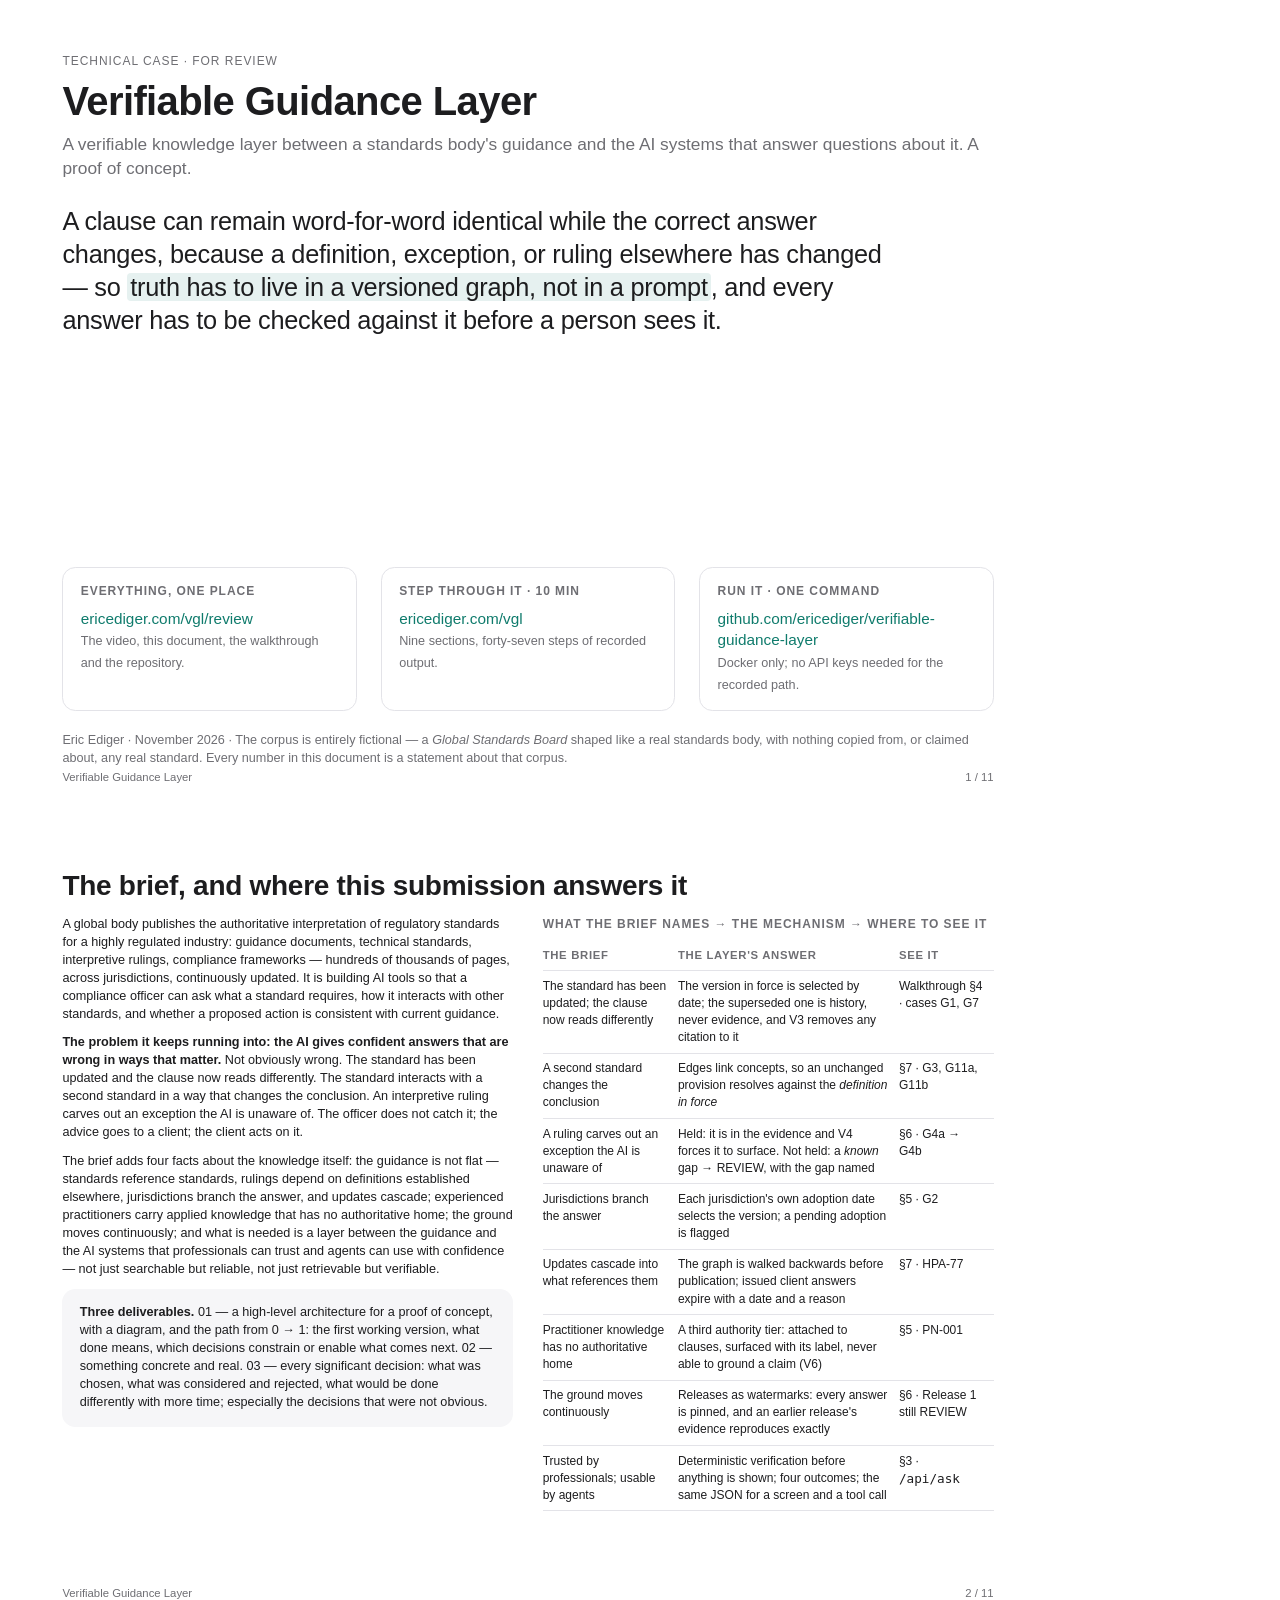
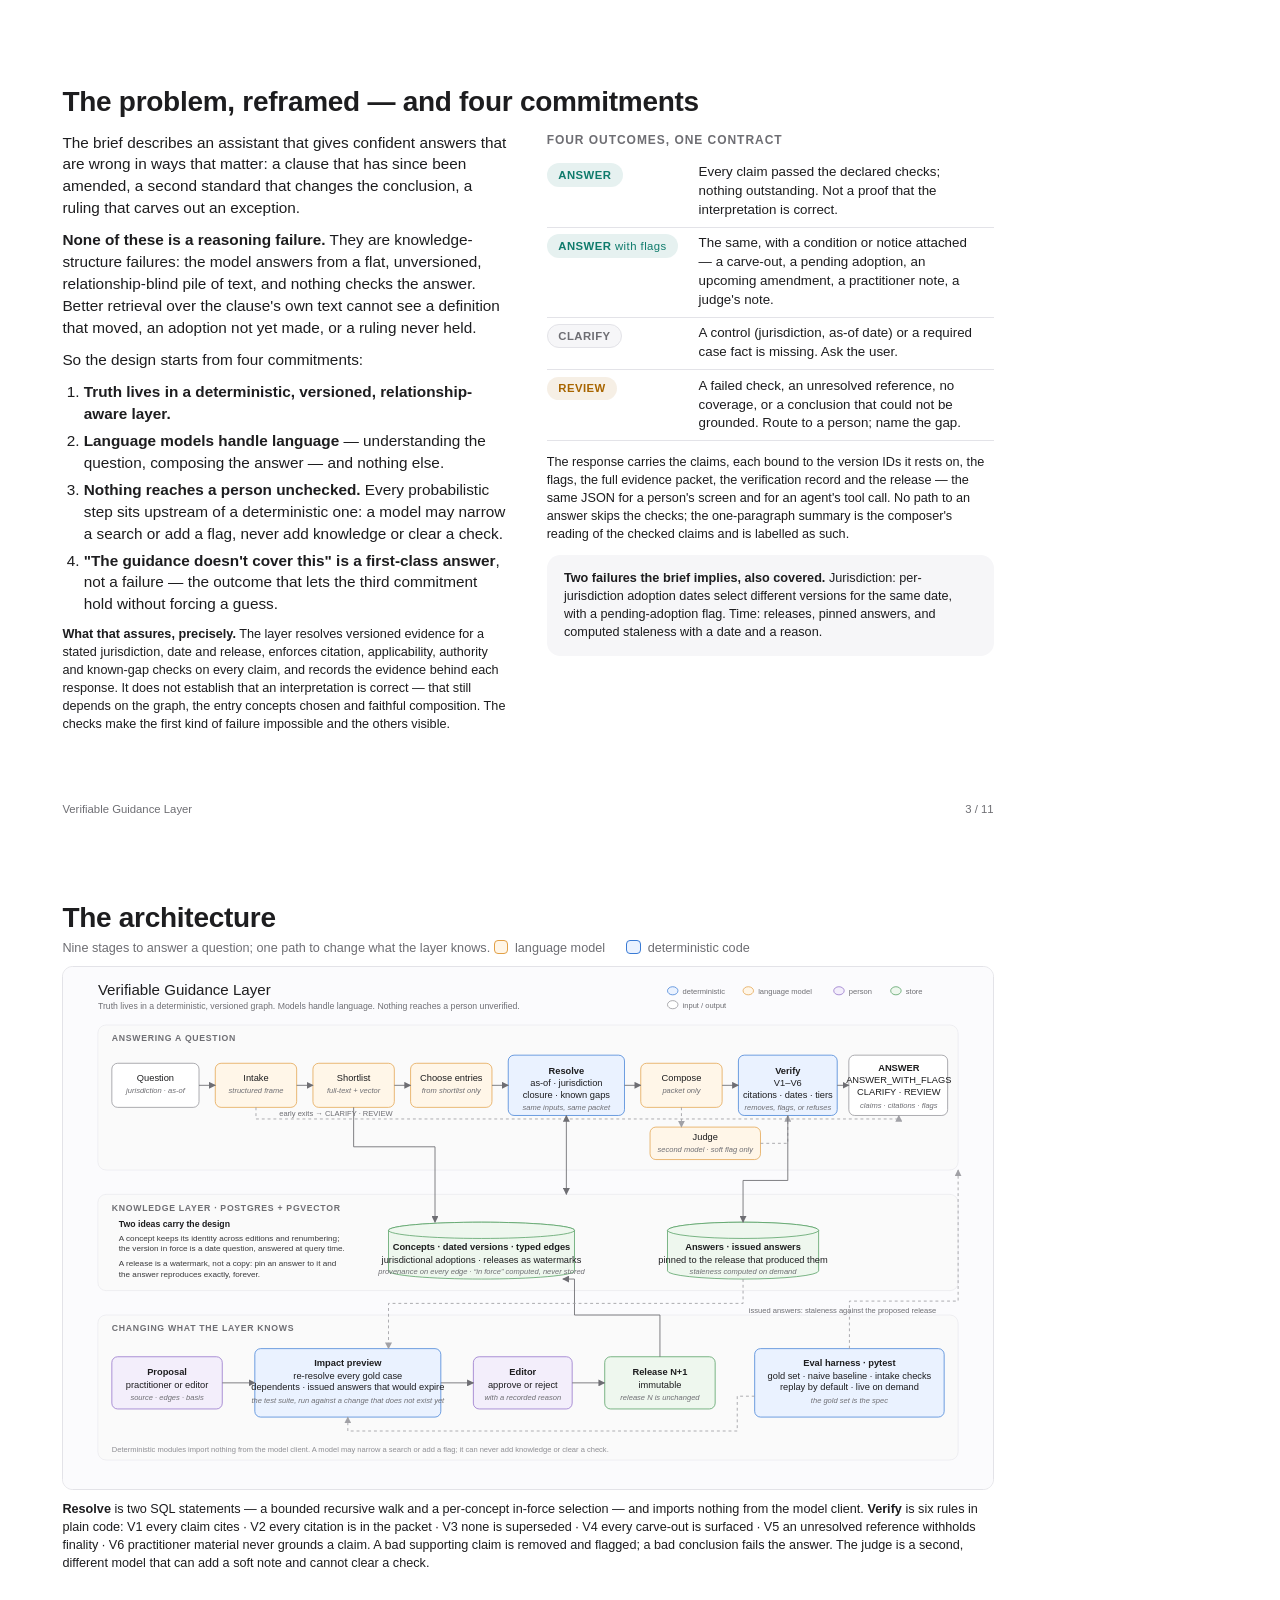
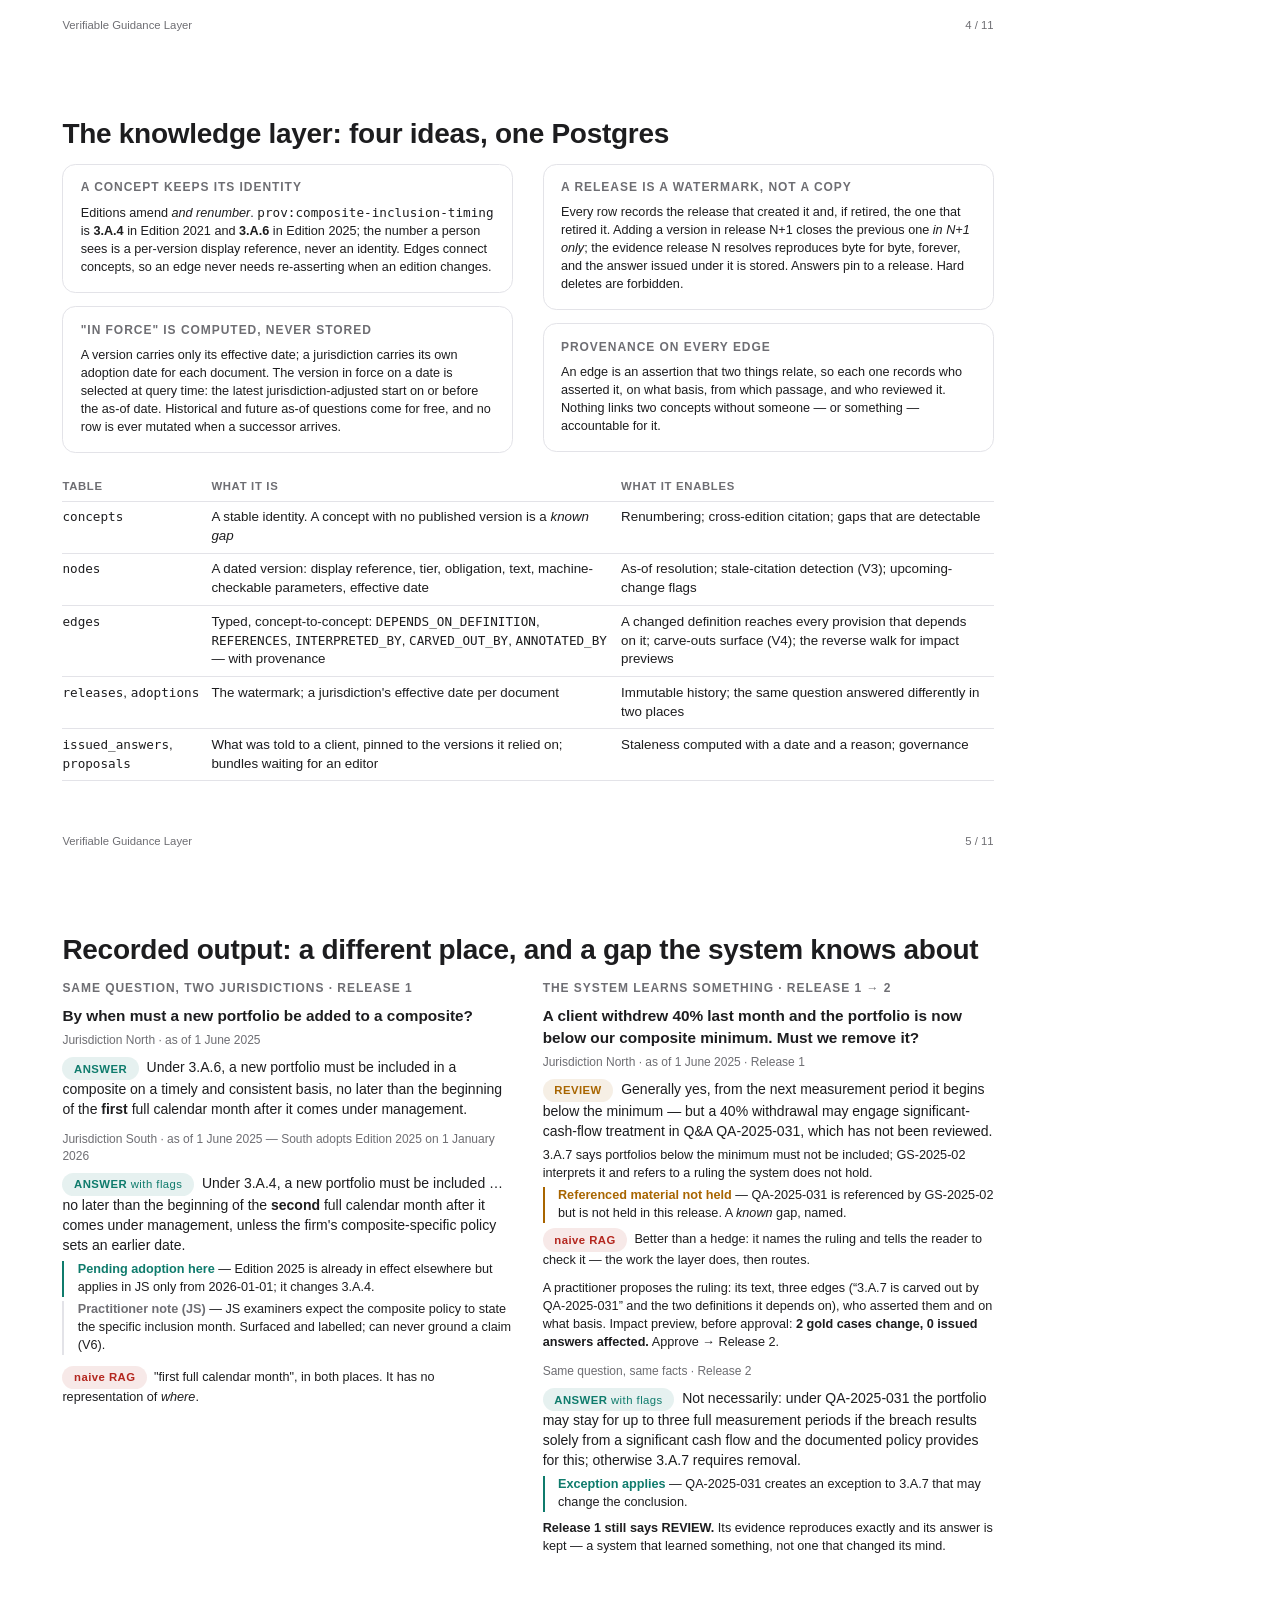
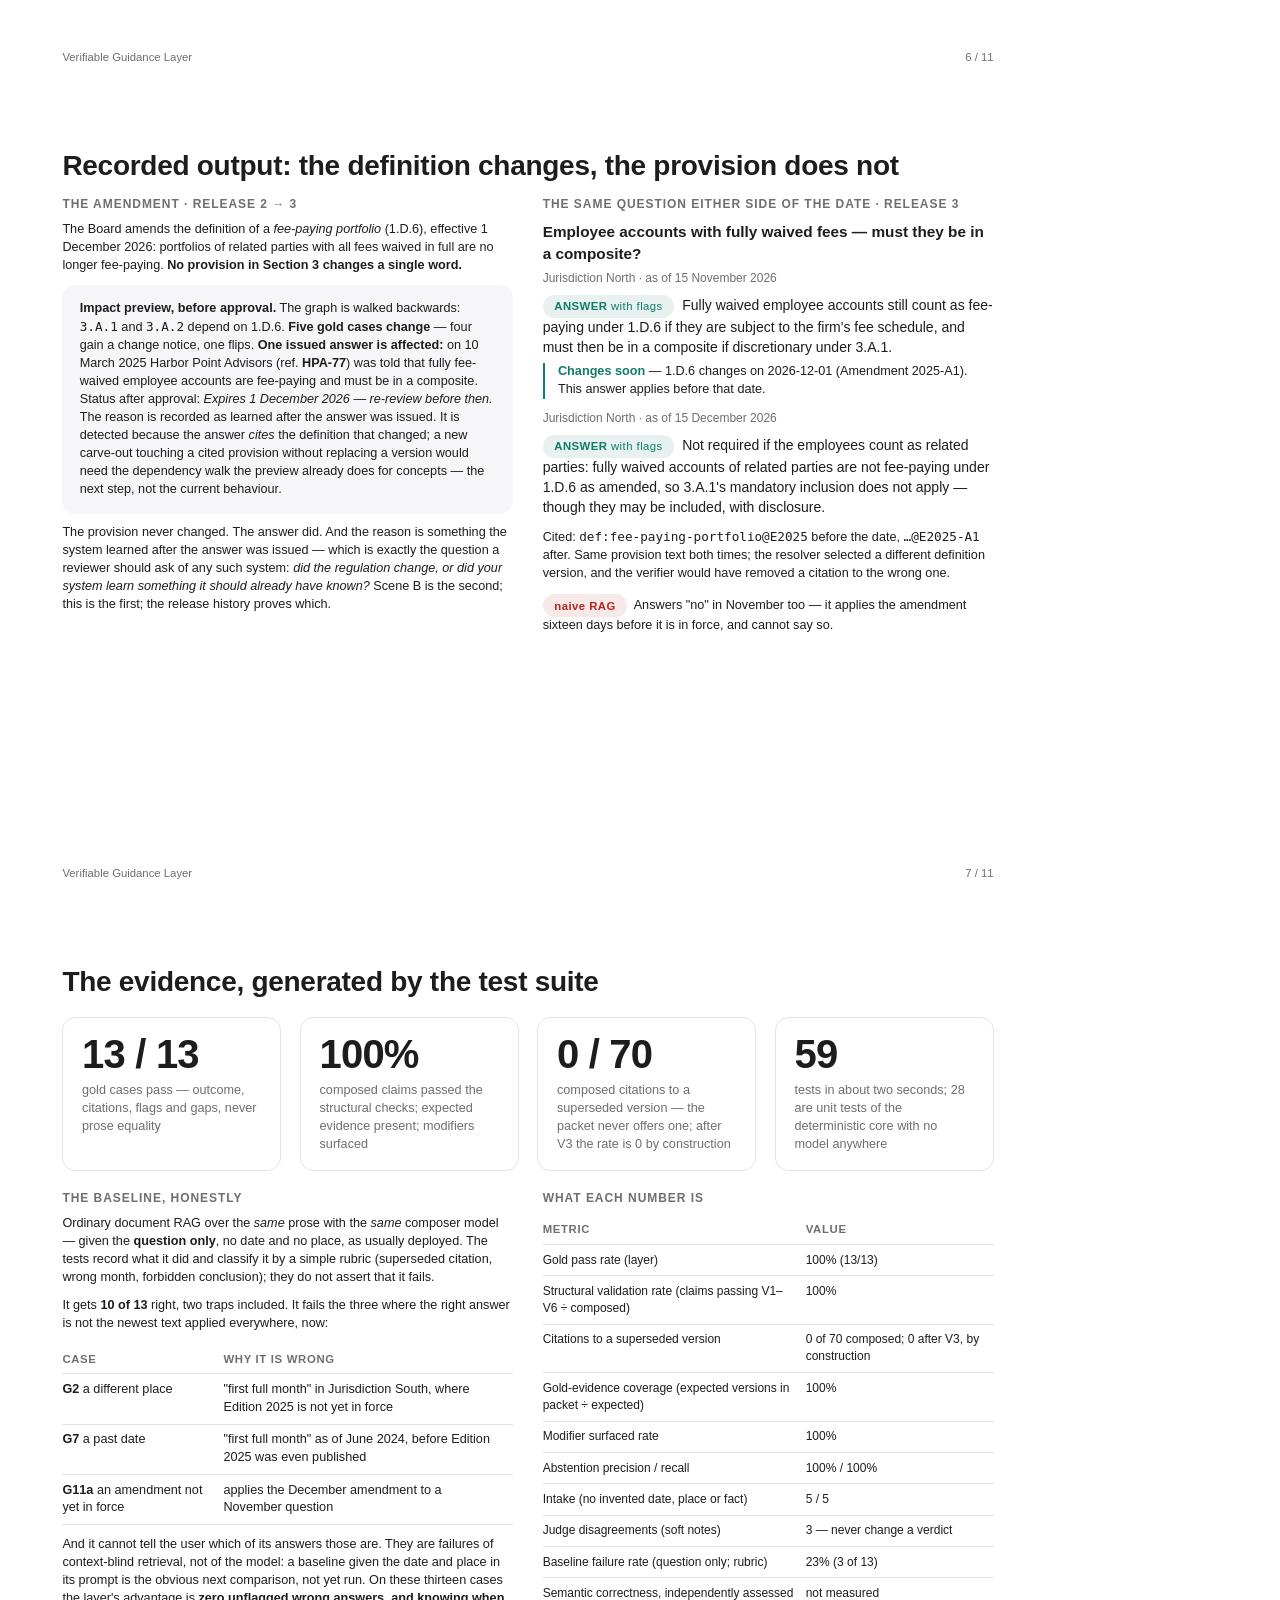
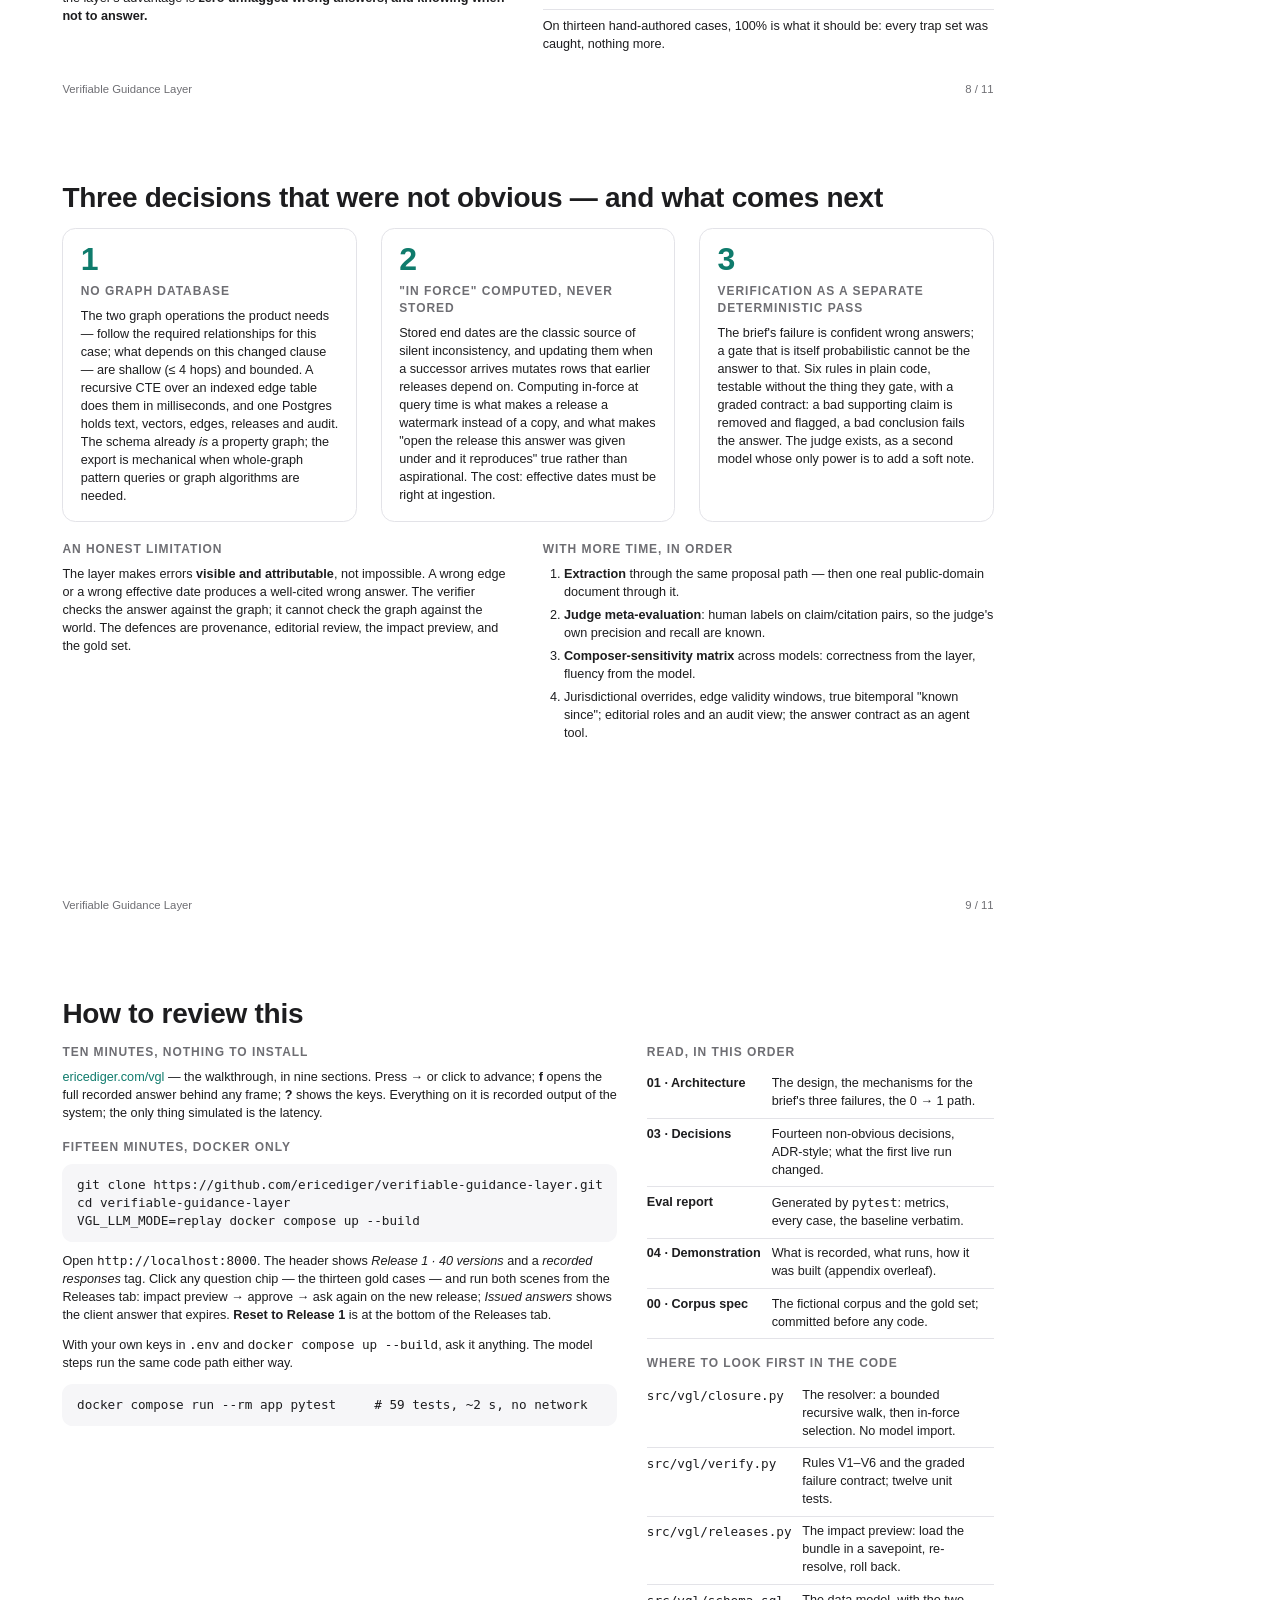
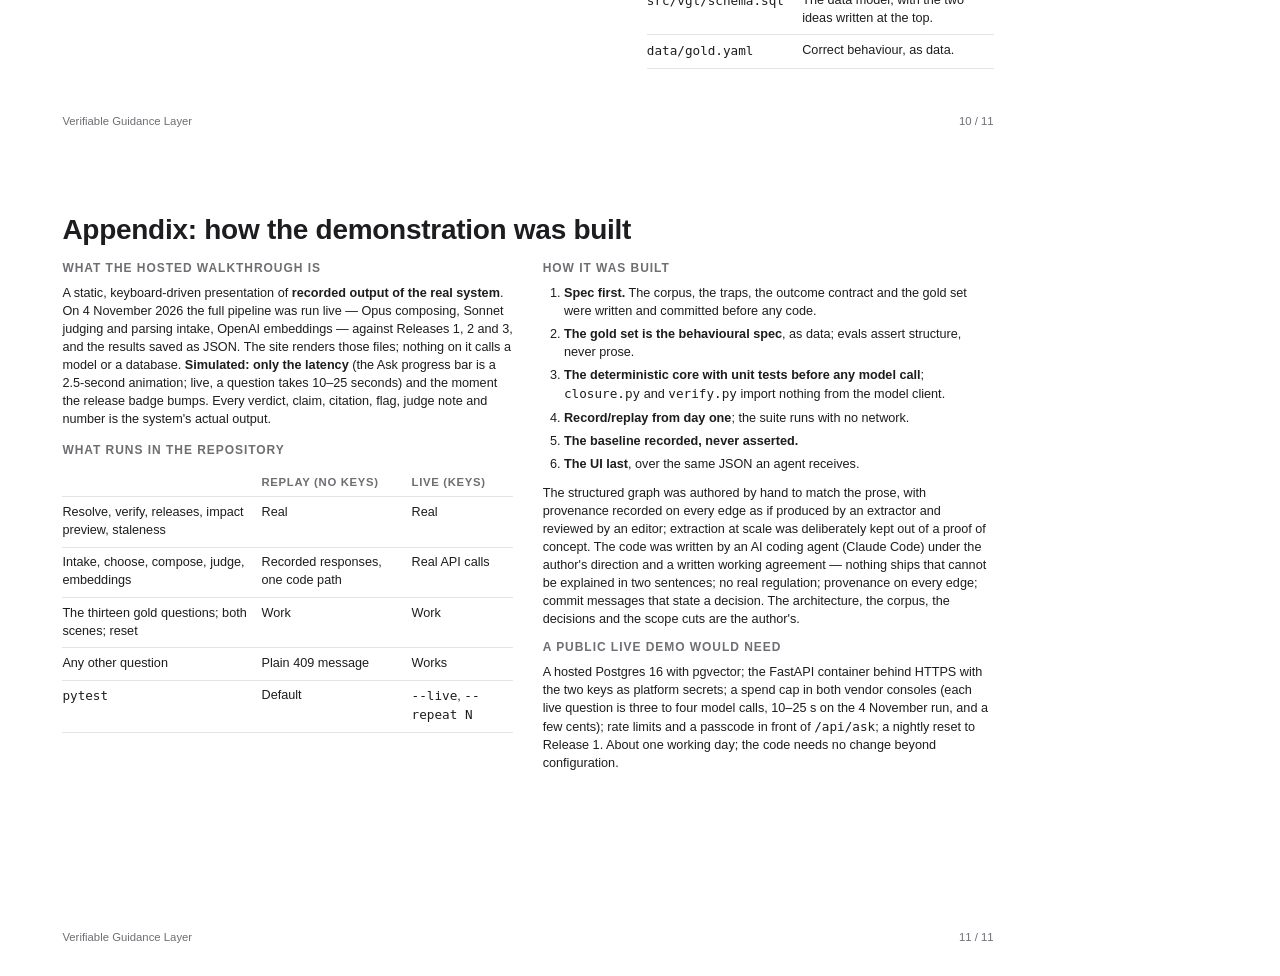
<file: docs/pdf/walkthrough.html>
<!doctype html>
<html lang="en">
<head>
<meta charset="utf-8">
<title>Verifiable Guidance Layer — walkthrough</title>
<style>
  @page { size: Letter landscape; margin: 0; }
  :root {
    --ink: #1D1D1F; --ink-2: #6E6E73; --line: #E3E3E8; --accent: #0F7B6C;
    --accent-soft: rgba(15,123,108,.10); --band: #F6F6F8; --amber: #A86500; --amber-soft: rgba(168,101,0,.10);
    --red: #B3261E; --red-soft: rgba(179,38,30,.10);
    --det-fill: #EAF2FF; --det-stroke: #3A7BD5; --prob-fill: #FFF6E8; --prob-stroke: #E2A046;
  }
  * { box-sizing: border-box; }
  html, body { margin: 0; padding: 0; color: var(--ink); font-family: Inter, "Helvetica Neue", Arial, sans-serif; font-size: 11.5pt; line-height: 1.42; -webkit-print-color-adjust: exact; print-color-adjust: exact; }
  .page { width: 11in; height: 8.5in; padding: 0.55in 0.65in 0.5in; position: relative; page-break-after: always; overflow: hidden; display: flex; flex-direction: column; }
  .page:last-child { page-break-after: auto; }
  .run { position: absolute; left: 0.65in; right: 0.65in; bottom: 0.32in; display: flex; justify-content: space-between; font-size: 8.5pt; color: var(--ink-2); }
  .kicker { font-size: 9pt; letter-spacing: .08em; text-transform: uppercase; color: var(--ink-2); margin: 0 0 6pt; }
  h1 { font-size: 30pt; font-weight: 600; letter-spacing: -.015em; margin: 0 0 6pt; line-height: 1.15; }
  h2 { font-size: 21pt; font-weight: 600; letter-spacing: -.01em; margin: 0 0 10pt; line-height: 1.2; }
  h3 { font-size: 9pt; letter-spacing: .08em; text-transform: uppercase; color: var(--ink-2); margin: 0 0 6pt; }
  p { margin: 0 0 8pt; }
  .muted { color: var(--ink-2); }
  .line { font-size: 19pt; line-height: 1.3; font-weight: 500; letter-spacing: -.01em; margin: 18pt 0 12pt; max-width: 8.6in; }
  .line em { font-style: normal; background: var(--accent-soft); padding: 0 .12em; border-radius: 3pt; }
  .cols { display: grid; grid-template-columns: 1fr 1fr; gap: 28pt; }
  .cols3 { display: grid; grid-template-columns: 1fr 1fr 1fr; gap: 18pt; }
  .card { border: 1px solid var(--line); border-radius: 10pt; padding: 11pt 13pt; background: #fff; }
  .band { background: var(--band); border-radius: 10pt; padding: 11pt 13pt; }
  table { border-collapse: collapse; width: 100%; font-size: 10pt; }
  th, td { text-align: left; vertical-align: top; padding: 5pt 8pt 5pt 0; border-bottom: 1px solid var(--line); }
  th { font-weight: 600; color: var(--ink-2); font-size: 8.5pt; letter-spacing: .06em; text-transform: uppercase; }
  code, .mono { font-family: "DejaVu Sans Mono", Menlo, monospace; font-size: 9.5pt; }
  pre { background: var(--band); border-radius: 8pt; padding: 9pt 11pt; font-family: "DejaVu Sans Mono", Menlo, monospace; font-size: 9.5pt; margin: 6pt 0 8pt; }
  .pill { display: inline-block; font-size: 8.5pt; font-weight: 600; letter-spacing: .04em; padding: 2pt 8pt; border-radius: 999pt; border: 1px solid transparent; vertical-align: middle; }
  .pill.answer { background: var(--accent-soft); color: var(--accent); }
  .pill.flags { background: var(--accent-soft); color: var(--accent); }
  .pill.review { background: var(--amber-soft); color: var(--amber); }
  .pill.clarify { background: var(--band); color: var(--ink-2); border-color: var(--line); }
  .pill.naive { background: var(--red-soft); color: var(--red); }
  .flag { font-size: 9.5pt; margin: 3pt 0 0; padding-left: 10pt; border-left: 2px solid var(--accent); color: var(--ink); }
  .flag b { color: var(--accent); font-weight: 600; }
  .flag.amber { border-color: var(--amber); } .flag.amber b { color: var(--amber); }
  .flag.grey { border-color: var(--line); } .flag.grey b { color: var(--ink-2); }
  .q { font-weight: 600; margin: 0 0 4pt; }
  .ctl { font-size: 9pt; color: var(--ink-2); margin: 0 0 6pt; }
  .ans { margin: 4pt 0 4pt; font-size: 10.5pt; }
  .tiles { display: grid; grid-template-columns: repeat(4, 1fr); gap: 14pt; margin: 4pt 0 14pt; }
  .tile { border: 1px solid var(--line); border-radius: 10pt; padding: 12pt 14pt; }
  .tile .big { font-size: 30pt; font-weight: 600; letter-spacing: -.02em; line-height: 1; margin: 0 0 6pt; font-variant-numeric: tabular-nums; }
  .tile .lab { font-size: 9.5pt; color: var(--ink-2); }
  .legend { display: inline-flex; gap: 16pt; font-size: 9.5pt; color: var(--ink-2); align-items: center; }
  .sw { display: inline-block; width: 11pt; height: 11pt; border-radius: 3pt; border: 1.5px solid; margin-right: 5pt; vertical-align: -2pt; }
  ol.tight, ul.tight { margin: 0 0 8pt; padding-left: 16pt; } ol.tight li, ul.tight li { margin: 0 0 4pt; }
  .num { font-size: 24pt; font-weight: 600; color: var(--accent); line-height: 1; margin: 0 0 6pt; }
  .arrow { color: var(--ink-2); }
  .grow { flex: 1; }
  .small { font-size: 9.5pt; }
  .links a { color: var(--accent); text-decoration: none; }
  a { color: var(--accent); text-decoration: none; }
</style>
</head>
<body>

<!-- 1 · Title -->
<section class="page">
  <p class="kicker">Technical case · for review</p>
  <h1>Verifiable Guidance Layer</h1>
  <p class="muted" style="font-size:13pt;margin:0">A verifiable knowledge layer between a standards body's guidance and the AI systems that answer questions about it. A proof of concept.</p>
  <p class="line">A clause can remain word-for-word identical while the correct answer changes, because a definition, exception, or ruling elsewhere has changed — so <em>truth has to live in a versioned graph, not in a prompt</em>, and every answer has to be checked against it before a person sees it.</p>
  <div class="grow"></div>
  <div class="cols3 links">
    <div class="card"><h3>Everything, one place</h3><p style="margin:0"><a href="https://ericediger.com/vgl/review">ericediger.com/vgl/review</a><br><span class="muted small">The video, this document, the walkthrough and the repository.</span></p></div>
    <div class="card"><h3>Step through it · 10 min</h3><p style="margin:0"><a href="https://ericediger.com/vgl">ericediger.com/vgl</a><br><span class="muted small">Nine sections, forty-seven steps of recorded output.</span></p></div>
    <div class="card"><h3>Run it · one command</h3><p style="margin:0"><a href="https://github.com/ericediger/verifiable-guidance-layer">github.com/ericediger/verifiable-guidance-layer</a><br><span class="muted small">Docker only; no API keys needed for the recorded path.</span></p></div>
  </div>
  <p class="muted small" style="margin:16pt 0 0">Eric Ediger · November 2026 · The corpus is entirely fictional — a <em>Global Standards Board</em> shaped like a real standards body, with nothing copied from, or claimed about, any real standard. Every number in this document is a statement about that corpus.</p>
  <div class="run"><span>Verifiable Guidance Layer</span><span class="pn"></span></div>
</section>


<!-- 2 · The brief -->
<section class="page">
  <h2>The brief, and where this submission answers it</h2>
  <div class="cols" style="gap:22pt">
    <div>
      <p class="small">A global body publishes the authoritative interpretation of regulatory standards for a highly regulated industry: guidance documents, technical standards, interpretive rulings, compliance frameworks — hundreds of thousands of pages, across jurisdictions, continuously updated. It is building AI tools so that a compliance officer can ask what a standard requires, how it interacts with other standards, and whether a proposed action is consistent with current guidance.</p>
      <p class="small"><strong>The problem it keeps running into: the AI gives confident answers that are wrong in ways that matter.</strong> Not obviously wrong. The standard has been updated and the clause now reads differently. The standard interacts with a second standard in a way that changes the conclusion. An interpretive ruling carves out an exception the AI is unaware of. The officer does not catch it; the advice goes to a client; the client acts on it.</p>
      <p class="small">The brief adds four facts about the knowledge itself: the guidance is not flat — standards reference standards, rulings depend on definitions established elsewhere, jurisdictions branch the answer, and updates cascade; experienced practitioners carry applied knowledge that has no authoritative home; the ground moves continuously; and what is needed is a layer between the guidance and the AI systems that professionals can trust and agents can use with confidence — not just searchable but reliable, not just retrievable but verifiable.</p>
      <div class="band small" style="margin-top:6pt"><strong>Three deliverables.</strong> 01 — a high-level architecture for a proof of concept, with a diagram, and the path from 0 → 1: the first working version, what done means, which decisions constrain or enable what comes next. 02 — something concrete and real. 03 — every significant decision: what was chosen, what was considered and rejected, what would be done differently with more time; especially the decisions that were not obvious.</div>
    </div>
    <div>
      <h3>What the brief names → the mechanism → where to see it</h3>
      <table class="small" style="font-size:9pt">
        <tr><th style="width:30%">The brief</th><th>The layer's answer</th><th style="width:21%">See it</th></tr>
        <tr><td>The standard has been updated; the clause now reads differently</td><td>The version in force is selected by date; the superseded one is history, never evidence, and V3 removes any citation to it</td><td>Walkthrough §4 · cases G1, G7</td></tr>
        <tr><td>A second standard changes the conclusion</td><td>Edges link concepts, so an unchanged provision resolves against the <em>definition in force</em></td><td>§7 · G3, G11a, G11b</td></tr>
        <tr><td>A ruling carves out an exception the AI is unaware of</td><td>Held: it is in the evidence and V4 forces it to surface. Not held: a <em>known</em> gap → REVIEW, with the gap named</td><td>§6 · G4a → G4b</td></tr>
        <tr><td>Jurisdictions branch the answer</td><td>Each jurisdiction's own adoption date selects the version; a pending adoption is flagged</td><td>§5 · G2</td></tr>
        <tr><td>Updates cascade into what references them</td><td>The graph is walked backwards before publication; issued client answers expire with a date and a reason</td><td>§7 · HPA-77</td></tr>
        <tr><td>Practitioner knowledge has no authoritative home</td><td>A third authority tier: attached to clauses, surfaced with its label, never able to ground a claim (V6)</td><td>§5 · PN-001</td></tr>
        <tr><td>The ground moves continuously</td><td>Releases as watermarks: every answer is pinned, and an earlier release's evidence reproduces exactly</td><td>§6 · Release 1 still REVIEW</td></tr>
        <tr><td>Trusted by professionals; usable by agents</td><td>Deterministic verification before anything is shown; four outcomes; the same JSON for a screen and a tool call</td><td>§3 · <code>/api/ask</code></td></tr>
      </table>
    </div>
  </div>
  <div class="run"><span>Verifiable Guidance Layer</span><span class="pn"></span></div>
</section>

<!-- 2 · Problem + thesis -->
<section class="page">
  <h2>The problem, reframed — and four commitments</h2>
  <div class="cols">
    <div>
      <p>The brief describes an assistant that gives confident answers that are wrong in ways that matter: a clause that has since been amended, a second standard that changes the conclusion, a ruling that carves out an exception.</p>
      <p><strong>None of these is a reasoning failure.</strong> They are knowledge-structure failures: the model answers from a flat, unversioned, relationship-blind pile of text, and nothing checks the answer. Better retrieval over the clause's own text cannot see a definition that moved, an adoption not yet made, or a ruling never held.</p>
      <p>So the design starts from four commitments:</p>
      <ol class="tight">
        <li><strong>Truth lives in a deterministic, versioned, relationship-aware layer.</strong></li>
        <li><strong>Language models handle language</strong> — understanding the question, composing the answer — and nothing else.</li>
        <li><strong>Nothing reaches a person unchecked.</strong> Every probabilistic step sits upstream of a deterministic one: a model may narrow a search or add a flag, never add knowledge or clear a check.</li>
        <li><strong>"The guidance doesn't cover this" is a first-class answer</strong>, not a failure — the outcome that lets the third commitment hold without forcing a guess.</li>
      </ol>
      <p class="small" style="margin:0"><strong>What that assures, precisely.</strong> The layer resolves versioned evidence for a stated jurisdiction, date and release, enforces citation, applicability, authority and known-gap checks on every claim, and records the evidence behind each response. It does not establish that an interpretation is correct — that still depends on the graph, the entry concepts chosen and faithful composition. The checks make the first kind of failure impossible and the others visible.</p>
    </div>
    <div>
      <h3>Four outcomes, one contract</h3>
      <table>
        <tr><td style="width:34%"><span class="pill answer">ANSWER</span></td><td>Every claim passed the declared checks; nothing outstanding. Not a proof that the interpretation is correct.</td></tr>
        <tr><td><span class="pill flags">ANSWER <span style="font-weight:400">with flags</span></span></td><td>The same, with a condition or notice attached — a carve-out, a pending adoption, an upcoming amendment, a practitioner note, a judge's note.</td></tr>
        <tr><td><span class="pill clarify">CLARIFY</span></td><td>A control (jurisdiction, as-of date) or a required case fact is missing. Ask the user.</td></tr>
        <tr><td><span class="pill review">REVIEW</span></td><td>A failed check, an unresolved reference, no coverage, or a conclusion that could not be grounded. Route to a person; name the gap.</td></tr>
      </table>
      <p class="small" style="margin-top:10pt">The response carries the claims, each bound to the version IDs it rests on, the flags, the full evidence packet, the verification record and the release — the same JSON for a person's screen and for an agent's tool call. No path to an answer skips the checks; the one-paragraph summary is the composer's reading of the checked claims and is labelled as such.</p>
      <div class="band small" style="margin-top:8pt"><strong>Two failures the brief implies, also covered.</strong> Jurisdiction: per-jurisdiction adoption dates select different versions for the same date, with a pending-adoption flag. Time: releases, pinned answers, and computed staleness with a date and a reason.</div>
    </div>
  </div>
  <div class="run"><span>Verifiable Guidance Layer</span><span class="pn"></span></div>
</section>

<!-- 3 · Architecture -->
<section class="page">
  <h2 style="margin-bottom:4pt">The architecture</h2>
  <p class="muted small" style="margin:0 0 6pt">Nine stages to answer a question; one path to change what the layer knows. <span class="legend"><span><span class="sw" style="background:var(--prob-fill);border-color:var(--prob-stroke)"></span>language model</span><span><span class="sw" style="background:var(--det-fill);border-color:var(--det-stroke)"></span>deterministic code</span></span></p>
  <img src="../diagrams/architecture.svg" style="width:100%;height:auto;display:block;border:1px solid var(--line);border-radius:8pt">
  <p class="small" style="margin:8pt 0 0"><strong>Resolve</strong> is two SQL statements — a bounded recursive walk and a per-concept in-force selection — and imports nothing from the model client. <strong>Verify</strong> is six rules in plain code: V1 every claim cites · V2 every citation is in the packet · V3 none is superseded · V4 every carve-out is surfaced · V5 an unresolved reference withholds finality · V6 practitioner material never grounds a claim. A bad supporting claim is removed and flagged; a bad conclusion fails the answer. The judge is a second, different model that can add a soft note and cannot clear a check.</p>
  <div class="run"><span>Verifiable Guidance Layer</span><span class="pn"></span></div>
</section>

<!-- 4 · Knowledge layer -->
<section class="page">
  <h2>The knowledge layer: four ideas, one Postgres</h2>
  <div class="cols" style="gap:22pt">
    <div>
      <div class="card" style="margin-bottom:10pt"><h3>A concept keeps its identity</h3><p style="margin:0" class="small">Editions amend <em>and renumber</em>. <code>prov:composite-inclusion-timing</code> is <strong>3.A.4</strong> in Edition 2021 and <strong>3.A.6</strong> in Edition 2025; the number a person sees is a per-version display reference, never an identity. Edges connect concepts, so an edge never needs re-asserting when an edition changes.</p></div>
      <div class="card" style="margin-bottom:10pt"><h3>"In force" is computed, never stored</h3><p style="margin:0" class="small">A version carries only its effective date; a jurisdiction carries its own adoption date for each document. The version in force on a date is selected at query time: the latest jurisdiction-adjusted start on or before the as-of date. Historical and future as-of questions come for free, and no row is ever mutated when a successor arrives.</p></div>
    </div>
    <div>
      <div class="card" style="margin-bottom:10pt"><h3>A release is a watermark, not a copy</h3><p style="margin:0" class="small">Every row records the release that created it and, if retired, the one that retired it. Adding a version in release N+1 closes the previous one <em>in N+1 only</em>; the evidence release N resolves reproduces byte for byte, forever, and the answer issued under it is stored. Answers pin to a release. Hard deletes are forbidden.</p></div>
      <div class="card" style="margin-bottom:10pt"><h3>Provenance on every edge</h3><p style="margin:0" class="small">An edge is an assertion that two things relate, so each one records who asserted it, on what basis, from which passage, and who reviewed it. Nothing links two concepts without someone — or something — accountable for it.</p></div>
    </div>
  </div>
  <table style="margin-top:4pt">
    <tr><th style="width:16%">Table</th><th style="width:44%">What it is</th><th>What it enables</th></tr>
    <tr><td><code>concepts</code></td><td>A stable identity. A concept with no published version is a <em>known gap</em></td><td>Renumbering; cross-edition citation; gaps that are detectable</td></tr>
    <tr><td><code>nodes</code></td><td>A dated version: display reference, tier, obligation, text, machine-checkable parameters, effective date</td><td>As-of resolution; stale-citation detection (V3); upcoming-change flags</td></tr>
    <tr><td><code>edges</code></td><td>Typed, concept-to-concept: <code>DEPENDS_ON_DEFINITION</code>, <code>REFERENCES</code>, <code>INTERPRETED_BY</code>, <code>CARVED_OUT_BY</code>, <code>ANNOTATED_BY</code> — with provenance</td><td>A changed definition reaches every provision that depends on it; carve-outs surface (V4); the reverse walk for impact previews</td></tr>
    <tr><td><code>releases</code>, <code>adoptions</code></td><td>The watermark; a jurisdiction's effective date per document</td><td>Immutable history; the same question answered differently in two places</td></tr>
    <tr><td><code>issued_answers</code>, <code>proposals</code></td><td>What was told to a client, pinned to the versions it relied on; bundles waiting for an editor</td><td>Staleness computed with a date and a reason; governance</td></tr>
  </table>
  <div class="run"><span>Verifiable Guidance Layer</span><span class="pn"></span></div>
</section>

<!-- 5 · Scenes: place, and the system learns -->
<section class="page">
  <h2>Recorded output: a different place, and a gap the system knows about</h2>
  <div class="cols" style="gap:22pt">
    <div>
      <h3>Same question, two jurisdictions · Release 1</h3>
      <p class="q">By when must a new portfolio be added to a composite?</p>
      <p class="ctl">Jurisdiction North · as of 1 June 2025</p>
      <p class="ans"><span class="pill answer">ANSWER</span>&nbsp; Under 3.A.6, a new portfolio must be included in a composite on a timely and consistent basis, no later than the beginning of the <strong>first</strong> full calendar month after it comes under management.</p>
      <p class="ctl" style="margin-top:8pt">Jurisdiction South · as of 1 June 2025 — South adopts Edition 2025 on 1 January 2026</p>
      <p class="ans"><span class="pill flags">ANSWER <span style="font-weight:400">with flags</span></span>&nbsp; Under 3.A.4, a new portfolio must be included … no later than the beginning of the <strong>second</strong> full calendar month after it comes under management, unless the firm's composite-specific policy sets an earlier date.</p>
      <p class="flag"><b>Pending adoption here</b> — Edition 2025 is already in effect elsewhere but applies in JS only from 2026-01-01; it changes 3.A.4.</p>
      <p class="flag grey"><b>Practitioner note (JS)</b> — JS examiners expect the composite policy to state the specific inclusion month. Surfaced and labelled; can never ground a claim (V6).</p>
      <p class="small" style="margin-top:8pt"><span class="pill naive">naive RAG</span>&nbsp; "first full calendar month", in both places. It has no representation of <em>where</em>.</p>
    </div>
    <div>
      <h3>The system learns something · Release 1 → 2</h3>
      <p class="q">A client withdrew 40% last month and the portfolio is now below our composite minimum. Must we remove it?</p>
      <p class="ctl">Jurisdiction North · as of 1 June 2025 · Release 1</p>
      <p class="ans"><span class="pill review">REVIEW</span>&nbsp; Generally yes, from the next measurement period it begins below the minimum — but a 40% withdrawal may engage significant-cash-flow treatment in Q&amp;A QA-2025-031, which has not been reviewed.</p>
      <p class="small" style="margin:2pt 0 0">3.A.7 says portfolios below the minimum must not be included; GS-2025-02 interprets it and refers to a ruling the system does not hold.</p>
      <p class="flag amber"><b>Referenced material not held</b> — QA-2025-031 is referenced by GS-2025-02 but is not held in this release. A <em>known</em> gap, named.</p>
      <p class="small" style="margin:4pt 0 0"><span class="pill naive">naive RAG</span>&nbsp; Better than a hedge: it names the ruling and tells the reader to check it — the work the layer does, then routes.</p>
      <p class="small" style="margin:8pt 0">A practitioner proposes the ruling: its text, three edges (“3.A.7 is carved out by QA-2025-031” and the two definitions it depends on), who asserted them and on what basis. Impact preview, before approval: <strong>2 gold cases change, 0 issued answers affected.</strong> Approve → Release 2.</p>
      <p class="ctl">Same question, same facts · Release 2</p>
      <p class="ans"><span class="pill flags">ANSWER <span style="font-weight:400">with flags</span></span>&nbsp; Not necessarily: under QA-2025-031 the portfolio may stay for up to three full measurement periods if the breach results solely from a significant cash flow and the documented policy provides for this; otherwise 3.A.7 requires removal.</p>
      <p class="flag"><b>Exception applies</b> — QA-2025-031 creates an exception to 3.A.7 that may change the conclusion.</p>
      <p class="small" style="margin-top:6pt"><strong>Release 1 still says REVIEW.</strong> Its evidence reproduces exactly and its answer is kept — a system that learned something, not one that changed its mind.</p>
    </div>
  </div>
  <div class="run"><span>Verifiable Guidance Layer</span><span class="pn"></span></div>
</section>

<!-- 6 · Scene A -->
<section class="page">
  <h2>Recorded output: the definition changes, the provision does not</h2>
  <div class="cols" style="gap:22pt">
    <div>
      <h3>The amendment · Release 2 → 3</h3>
      <p class="small">The Board amends the definition of a <em>fee-paying portfolio</em> (1.D.6), effective 1 December 2026: portfolios of related parties with all fees waived in full are no longer fee-paying. <strong>No provision in Section 3 changes a single word.</strong></p>
      <div class="band small" style="margin:8pt 0">
        <strong>Impact preview, before approval.</strong> The graph is walked backwards: <code>3.A.1</code> and <code>3.A.2</code> depend on 1.D.6. <strong>Five gold cases change</strong> — four gain a change notice, one flips. <strong>One issued answer is affected:</strong> on 10 March 2025 Harbor Point Advisors (ref. <strong>HPA-77</strong>) was told that fully fee-waived employee accounts are fee-paying and must be in a composite. Status after approval: <em>Expires 1 December 2026 — re-review before then.</em> The reason is recorded as learned after the answer was issued. It is detected because the answer <em>cites</em> the definition that changed; a new carve-out touching a cited provision without replacing a version would need the dependency walk the preview already does for concepts — the next step, not the current behaviour.
      </div>
      <p class="small">The provision never changed. The answer did. And the reason is something the system learned after the answer was issued — which is exactly the question a reviewer should ask of any such system: <em>did the regulation change, or did your system learn something it should already have known?</em> Scene B is the second; this is the first; the release history proves which.</p>
    </div>
    <div>
      <h3>The same question either side of the date · Release 3</h3>
      <p class="q">Employee accounts with fully waived fees — must they be in a composite?</p>
      <p class="ctl">Jurisdiction North · as of 15 November 2026</p>
      <p class="ans"><span class="pill flags">ANSWER <span style="font-weight:400">with flags</span></span>&nbsp; Fully waived employee accounts still count as fee-paying under 1.D.6 if they are subject to the firm's fee schedule, and must then be in a composite if discretionary under 3.A.1.</p>
      <p class="flag"><b>Changes soon</b> — 1.D.6 changes on 2026-12-01 (Amendment 2025-A1). This answer applies before that date.</p>
      <p class="ctl" style="margin-top:8pt">Jurisdiction North · as of 15 December 2026</p>
      <p class="ans"><span class="pill flags">ANSWER <span style="font-weight:400">with flags</span></span>&nbsp; Not required if the employees count as related parties: fully waived accounts of related parties are not fee-paying under 1.D.6 as amended, so 3.A.1's mandatory inclusion does not apply — though they may be included, with disclosure.</p>
      <p class="small" style="margin-top:8pt">Cited: <code>def:fee-paying-portfolio@E2025</code> before the date, <code>…@E2025-A1</code> after. Same provision text both times; the resolver selected a different definition version, and the verifier would have removed a citation to the wrong one.</p>
      <p class="small"><span class="pill naive">naive RAG</span>&nbsp; Answers "no" in November too — it applies the amendment sixteen days before it is in force, and cannot say so.</p>
    </div>
  </div>
  <div class="run"><span>Verifiable Guidance Layer</span><span class="pn"></span></div>
</section>

<!-- 7 · Evidence -->
<section class="page">
  <h2>The evidence, generated by the test suite</h2>
  <div class="tiles">
    <div class="tile"><div class="big">13 / 13</div><div class="lab">gold cases pass — outcome, citations, flags and gaps, never prose equality</div></div>
    <div class="tile"><div class="big">100%</div><div class="lab">composed claims passed the structural checks; expected evidence present; modifiers surfaced</div></div>
    <div class="tile"><div class="big">0 / 70</div><div class="lab">composed citations to a superseded version — the packet never offers one; after V3 the rate is 0 by construction</div></div>
    <div class="tile"><div class="big">59</div><div class="lab">tests in about two seconds; 28 are unit tests of the deterministic core with no model anywhere</div></div>
  </div>
  <div class="cols" style="gap:22pt">
    <div>
      <h3>The baseline, honestly</h3>
      <p class="small">Ordinary document RAG over the <em>same</em> prose with the <em>same</em> composer model — given the <strong>question only</strong>, no date and no place, as usually deployed. The tests record what it did and classify it by a simple rubric (superseded citation, wrong month, forbidden conclusion); they do not assert that it fails.</p>
      <p class="small">It gets <strong>10 of 13</strong> right, two traps included. It fails the three where the right answer is not the newest text applied everywhere, now:</p>
      <table class="small">
        <tr><th>Case</th><th>Why it is wrong</th></tr>
        <tr><td><strong>G2</strong> a different place</td><td>"first full month" in Jurisdiction South, where Edition 2025 is not yet in force</td></tr>
        <tr><td><strong>G7</strong> a past date</td><td>"first full month" as of June 2024, before Edition 2025 was even published</td></tr>
        <tr><td><strong>G11a</strong> an amendment not yet in force</td><td>applies the December amendment to a November question</td></tr>
      </table>
      <p class="small" style="margin-top:8pt">And it cannot tell the user which of its answers those are. They are failures of context-blind retrieval, not of the model: a baseline given the date and place in its prompt is the obvious next comparison, not yet run. On these thirteen cases the layer's advantage is <strong>zero unflagged wrong answers, and knowing when not to answer.</strong></p>
    </div>
    <div>
      <h3>What each number is</h3>
      <table class="small" style="font-size:9pt">
        <tr><th>Metric</th><th>Value</th></tr>
        <tr><td>Gold pass rate (layer)</td><td>100% (13/13)</td></tr>
        <tr><td>Structural validation rate (claims passing V1–V6 ÷ composed)</td><td>100%</td></tr>
        <tr><td>Citations to a superseded version</td><td>0 of 70 composed; 0 after V3, by construction</td></tr>
        <tr><td>Gold-evidence coverage (expected versions in packet ÷ expected)</td><td>100%</td></tr>
        <tr><td>Modifier surfaced rate</td><td>100%</td></tr>
        <tr><td>Abstention precision / recall</td><td>100% / 100%</td></tr>
        <tr><td>Intake (no invented date, place or fact)</td><td>5 / 5</td></tr>
        <tr><td>Judge disagreements (soft notes)</td><td>3 — never change a verdict</td></tr>
        <tr><td>Baseline failure rate (question only; rubric)</td><td>23% (3 of 13)</td></tr>
        <tr><td>Semantic correctness, independently assessed</td><td>not measured</td></tr>
      </table>
      <p class="small" style="margin-top:6pt">On thirteen hand-authored cases, 100% is what it should be: every trap set was caught, nothing more.</p>
    </div>
  </div>
  <div class="run"><span>Verifiable Guidance Layer</span><span class="pn"></span></div>
</section>

<!-- 8 · Decisions -->
<section class="page">
  <h2>Three decisions that were not obvious — and what comes next</h2>
  <div class="cols3">
    <div class="card"><div class="num">1</div><h3>No graph database</h3><p class="small" style="margin:0">The two graph operations the product needs — follow the required relationships for this case; what depends on this changed clause — are shallow (≤ 4 hops) and bounded. A recursive CTE over an indexed edge table does them in milliseconds, and one Postgres holds text, vectors, edges, releases and audit. The schema already <em>is</em> a property graph; the export is mechanical when whole-graph pattern queries or graph algorithms are needed.</p></div>
    <div class="card"><div class="num">2</div><h3>"In force" computed, never stored</h3><p class="small" style="margin:0">Stored end dates are the classic source of silent inconsistency, and updating them when a successor arrives mutates rows that earlier releases depend on. Computing in-force at query time is what makes a release a watermark instead of a copy, and what makes "open the release this answer was given under and it reproduces" true rather than aspirational. The cost: effective dates must be right at ingestion.</p></div>
    <div class="card"><div class="num">3</div><h3>Verification as a separate deterministic pass</h3><p class="small" style="margin:0">The brief's failure is confident wrong answers; a gate that is itself probabilistic cannot be the answer to that. Six rules in plain code, testable without the thing they gate, with a graded contract: a bad supporting claim is removed and flagged, a bad conclusion fails the answer. The judge exists, as a second model whose only power is to add a soft note.</p></div>
  </div>
  <div class="cols" style="margin-top:14pt;gap:22pt">
    <div>
      <h3>An honest limitation</h3>
      <p class="small">The layer makes errors <strong>visible and attributable</strong>, not impossible. A wrong edge or a wrong effective date produces a well-cited wrong answer. The verifier checks the answer against the graph; it cannot check the graph against the world. The defences are provenance, editorial review, the impact preview, and the gold set.</p>
    </div>
    <div>
      <h3>With more time, in order</h3>
      <ol class="tight small">
        <li><strong>Extraction</strong> through the same proposal path — then one real public-domain document through it.</li>
        <li><strong>Judge meta-evaluation</strong>: human labels on claim/citation pairs, so the judge's own precision and recall are known.</li>
        <li><strong>Composer-sensitivity matrix</strong> across models: correctness from the layer, fluency from the model.</li>
        <li>Jurisdictional overrides, edge validity windows, true bitemporal "known since"; editorial roles and an audit view; the answer contract as an agent tool.</li>
      </ol>
    </div>
  </div>
  <div class="run"><span>Verifiable Guidance Layer</span><span class="pn"></span></div>
</section>

<!-- 9 · How to review -->
<section class="page">
  <h2>How to review this</h2>
  <div class="cols" style="gap:22pt">
    <div>
      <h3>Ten minutes, nothing to install</h3>
      <p class="small"><a href="https://ericediger.com/vgl">ericediger.com/vgl</a> — the walkthrough, in nine sections. Press → or click to advance; <strong>f</strong> opens the full recorded answer behind any frame; <strong>?</strong> shows the keys. Everything on it is recorded output of the system; the only thing simulated is the latency.</p>
      <h3 style="margin-top:12pt">Fifteen minutes, Docker only</h3>
      <pre>git clone https://github.com/ericediger/verifiable-guidance-layer.git
cd verifiable-guidance-layer
VGL_LLM_MODE=replay docker compose up --build</pre>
      <p class="small">Open <code>http://localhost:8000</code>. The header shows <em>Release 1 · 40 versions</em> and a <em>recorded responses</em> tag. Click any question chip — the thirteen gold cases — and run both scenes from the Releases tab: impact preview → approve → ask again on the new release; <em>Issued answers</em> shows the client answer that expires. <strong>Reset to Release 1</strong> is at the bottom of the Releases tab.</p>
      <p class="small">With your own keys in <code>.env</code> and <code>docker compose up --build</code>, ask it anything. The model steps run the same code path either way.</p>
      <pre>docker compose run --rm app pytest     # 59 tests, ~2 s, no network</pre>
    </div>
    <div>
      <h3>Read, in this order</h3>
      <table class="small">
        <tr><td style="width:36%"><strong>01 · Architecture</strong></td><td>The design, the mechanisms for the brief's three failures, the 0 → 1 path.</td></tr>
        <tr><td><strong>03 · Decisions</strong></td><td>Fourteen non-obvious decisions, ADR-style; what the first live run changed.</td></tr>
        <tr><td><strong>Eval report</strong></td><td>Generated by <code>pytest</code>: metrics, every case, the baseline verbatim.</td></tr>
        <tr><td><strong>04 · Demonstration</strong></td><td>What is recorded, what runs, how it was built (appendix overleaf).</td></tr>
        <tr><td><strong>00 · Corpus spec</strong></td><td>The fictional corpus and the gold set; committed before any code.</td></tr>
      </table>
      <h3 style="margin-top:12pt">Where to look first in the code</h3>
      <table class="small">
        <tr><td style="width:36%"><code>src/vgl/closure.py</code></td><td>The resolver: a bounded recursive walk, then in-force selection. No model import.</td></tr>
        <tr><td><code>src/vgl/verify.py</code></td><td>Rules V1–V6 and the graded failure contract; twelve unit tests.</td></tr>
        <tr><td><code>src/vgl/releases.py</code></td><td>The impact preview: load the bundle in a savepoint, re-resolve, roll back.</td></tr>
        <tr><td><code>src/vgl/schema.sql</code></td><td>The data model, with the two ideas written at the top.</td></tr>
        <tr><td><code>data/gold.yaml</code></td><td>Correct behaviour, as data.</td></tr>
      </table>
    </div>
  </div>
  <div class="run"><span>Verifiable Guidance Layer</span><span class="pn"></span></div>
</section>

<!-- 10 · Appendix -->
<section class="page">
  <h2>Appendix: how the demonstration was built</h2>
  <div class="cols" style="gap:22pt">
    <div>
      <h3>What the hosted walkthrough is</h3>
      <p class="small">A static, keyboard-driven presentation of <strong>recorded output of the real system</strong>. On 4 November 2026 the full pipeline was run live — Opus composing, Sonnet judging and parsing intake, OpenAI embeddings — against Releases 1, 2 and 3, and the results saved as JSON. The site renders those files; nothing on it calls a model or a database. <strong>Simulated: only the latency</strong> (the Ask progress bar is a 2.5-second animation; live, a question takes 10–25 seconds) and the moment the release badge bumps. Every verdict, claim, citation, flag, judge note and number is the system's actual output.</p>
      <h3 style="margin-top:10pt">What runs in the repository</h3>
      <table class="small">
        <tr><th></th><th>replay (no keys)</th><th>live (keys)</th></tr>
        <tr><td>Resolve, verify, releases, impact preview, staleness</td><td>Real</td><td>Real</td></tr>
        <tr><td>Intake, choose, compose, judge, embeddings</td><td>Recorded responses, one code path</td><td>Real API calls</td></tr>
        <tr><td>The thirteen gold questions; both scenes; reset</td><td>Work</td><td>Work</td></tr>
        <tr><td>Any other question</td><td>Plain 409 message</td><td>Works</td></tr>
        <tr><td><code>pytest</code></td><td>Default</td><td><code>--live</code>, <code>--repeat N</code></td></tr>
      </table>
    </div>
    <div>
      <h3>How it was built</h3>
      <ol class="tight small">
        <li><strong>Spec first.</strong> The corpus, the traps, the outcome contract and the gold set were written and committed before any code.</li>
        <li><strong>The gold set is the behavioural spec</strong>, as data; evals assert structure, never prose.</li>
        <li><strong>The deterministic core with unit tests before any model call</strong>; <code>closure.py</code> and <code>verify.py</code> import nothing from the model client.</li>
        <li><strong>Record/replay from day one</strong>; the suite runs with no network.</li>
        <li><strong>The baseline recorded, never asserted.</strong></li>
        <li><strong>The UI last</strong>, over the same JSON an agent receives.</li>
      </ol>
      <p class="small">The structured graph was authored by hand to match the prose, with provenance recorded on every edge as if produced by an extractor and reviewed by an editor; extraction at scale was deliberately kept out of a proof of concept. The code was written by an AI coding agent (Claude Code) under the author's direction and a written working agreement — nothing ships that cannot be explained in two sentences; no real regulation; provenance on every edge; commit messages that state a decision. The architecture, the corpus, the decisions and the scope cuts are the author's.</p>
      <h3 style="margin-top:8pt">A public live demo would need</h3>
      <p class="small" style="margin:0">A hosted Postgres 16 with pgvector; the FastAPI container behind HTTPS with the two keys as platform secrets; a spend cap in both vendor consoles (each live question is three to four model calls, 10–25 s on the 4 November run, and a few cents); rate limits and a passcode in front of <code>/api/ask</code>; a nightly reset to Release 1. About one working day; the code needs no change beyond configuration.</p>
    </div>
  </div>
  <div class="run"><span>Verifiable Guidance Layer</span><span class="pn"></span></div>
</section>

<script>
  var pages = document.querySelectorAll('.page');
  pages.forEach(function (pg, i) { var n = pg.querySelector('.pn'); if (n) n.textContent = (i + 1) + ' / ' + pages.length; });
</script>
</body>
</html>
</file>
